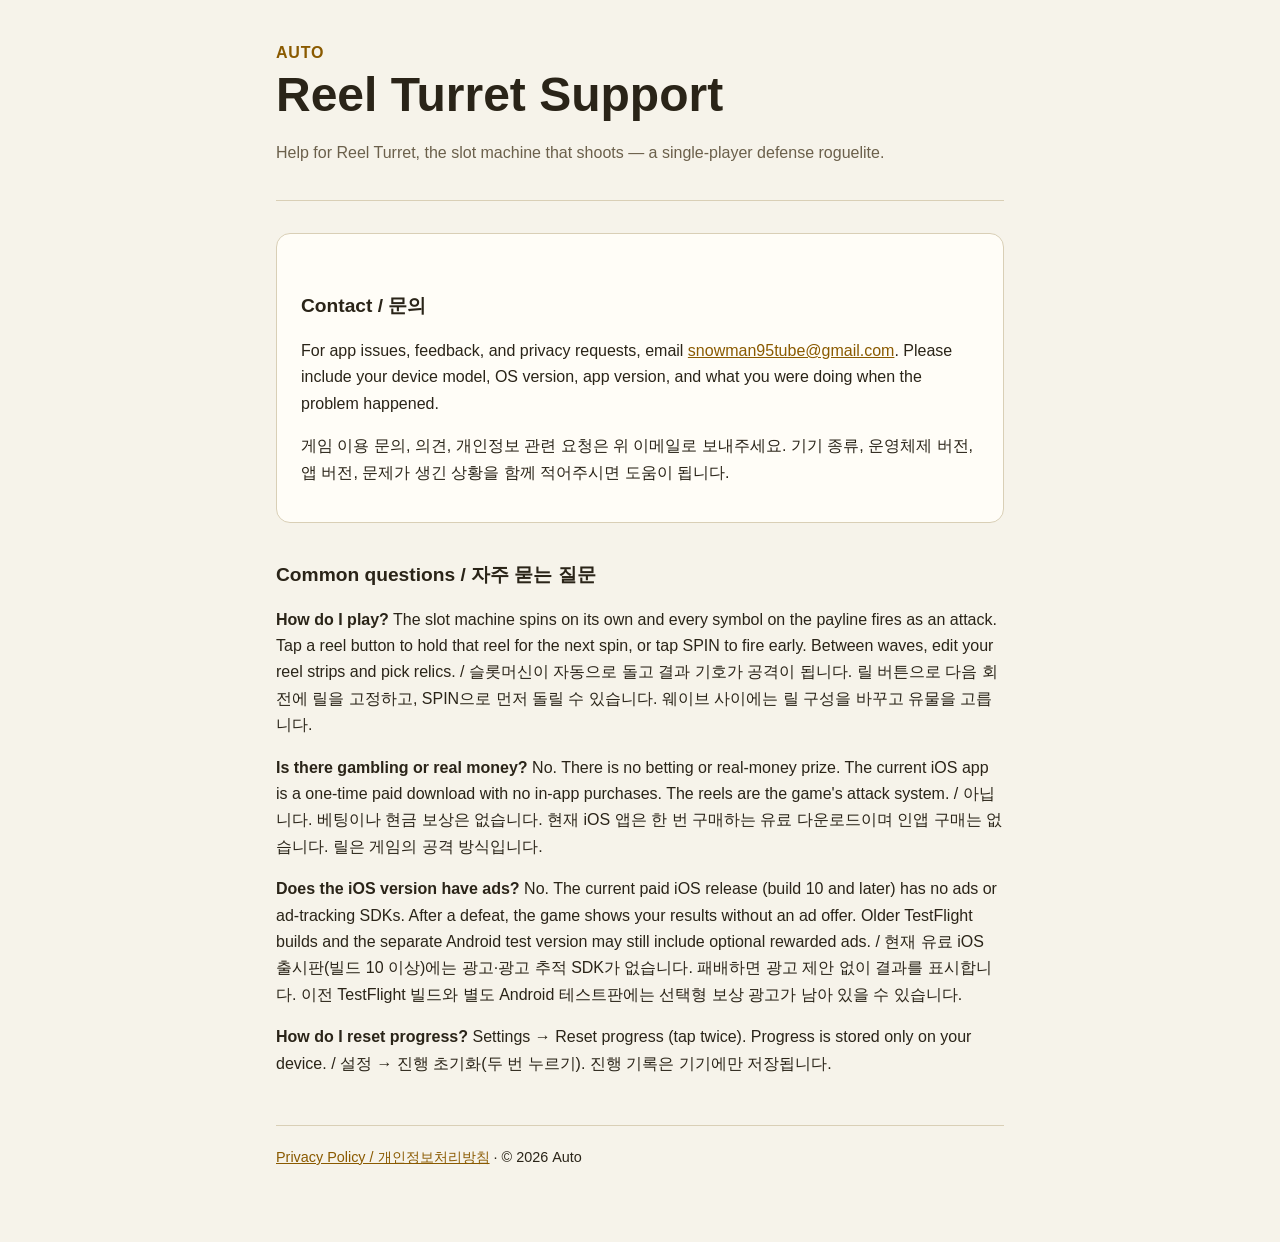
<file: index.html>
<!doctype html>
<html lang="en">
<head>
  <meta charset="utf-8">
  <meta name="viewport" content="width=device-width, initial-scale=1">
  <title>Reel Turret Support · Auto</title>
  <meta name="description" content="Support and contact information for Reel Turret.">
  <link rel="stylesheet" href="style.css">
</head>
<body>
<main>
  <header><div class="brand">Auto</div><h1>Reel Turret Support</h1><p class="subtle">Help for Reel Turret, the slot machine that shoots — a single-player defense roguelite.</p></header>
  <section class="card">
    <h2>Contact / 문의</h2>
    <p>For app issues, feedback, and privacy requests, email <a href="mailto:snowman95tube@gmail.com">snowman95tube@gmail.com</a>. Please include your device model, OS version, app version, and what you were doing when the problem happened.</p>
    <p>게임 이용 문의, 의견, 개인정보 관련 요청은 위 이메일로 보내주세요. 기기 종류, 운영체제 버전, 앱 버전, 문제가 생긴 상황을 함께 적어주시면 도움이 됩니다.</p>
  </section>
  <h2>Common questions / 자주 묻는 질문</h2>
  <p><strong>How do I play?</strong> The slot machine spins on its own and every symbol on the payline fires as an attack. Tap a reel button to hold that reel for the next spin, or tap SPIN to fire early. Between waves, edit your reel strips and pick relics. / 슬롯머신이 자동으로 돌고 결과 기호가 공격이 됩니다. 릴 버튼으로 다음 회전에 릴을 고정하고, SPIN으로 먼저 돌릴 수 있습니다. 웨이브 사이에는 릴 구성을 바꾸고 유물을 고릅니다.</p>
  <p><strong>Is there gambling or real money?</strong> No. There is no betting or real-money prize. The current iOS app is a one-time paid download with no in-app purchases. The reels are the game's attack system. / 아닙니다. 베팅이나 현금 보상은 없습니다. 현재 iOS 앱은 한 번 구매하는 유료 다운로드이며 인앱 구매는 없습니다. 릴은 게임의 공격 방식입니다.</p>
  <p><strong>Does the iOS version have ads?</strong> No. The current paid iOS release (build 10 and later) has no ads or ad-tracking SDKs. After a defeat, the game shows your results without an ad offer. Older TestFlight builds and the separate Android test version may still include optional rewarded ads. / 현재 유료 iOS 출시판(빌드 10 이상)에는 광고·광고 추적 SDK가 없습니다. 패배하면 광고 제안 없이 결과를 표시합니다. 이전 TestFlight 빌드와 별도 Android 테스트판에는 선택형 보상 광고가 남아 있을 수 있습니다.</p>
  <p><strong>How do I reset progress?</strong> Settings → Reset progress (tap twice). Progress is stored only on your device. / 설정 → 진행 초기화(두 번 누르기). 진행 기록은 기기에만 저장됩니다.</p>
  <footer><a href="privacy.html">Privacy Policy / 개인정보처리방침</a> · © 2026 Auto</footer>
</main>
</body>
</html>
</file>
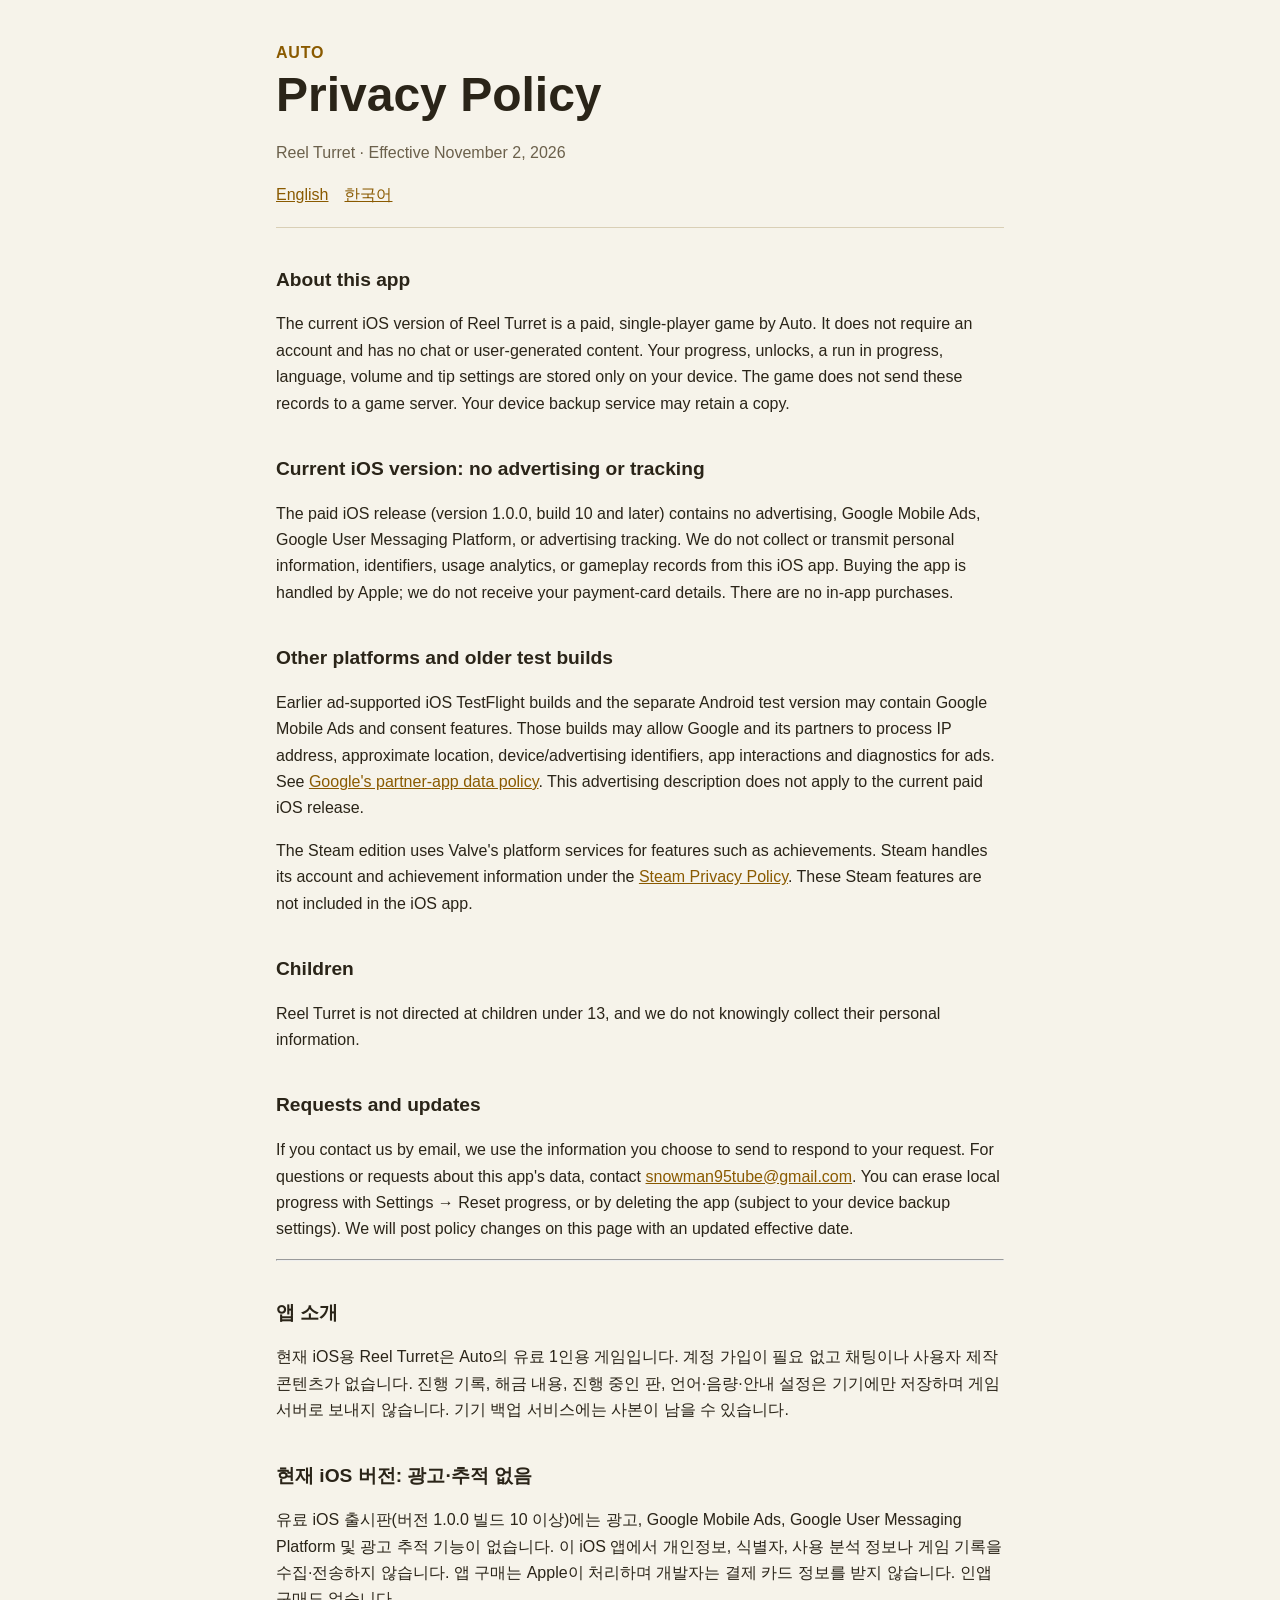
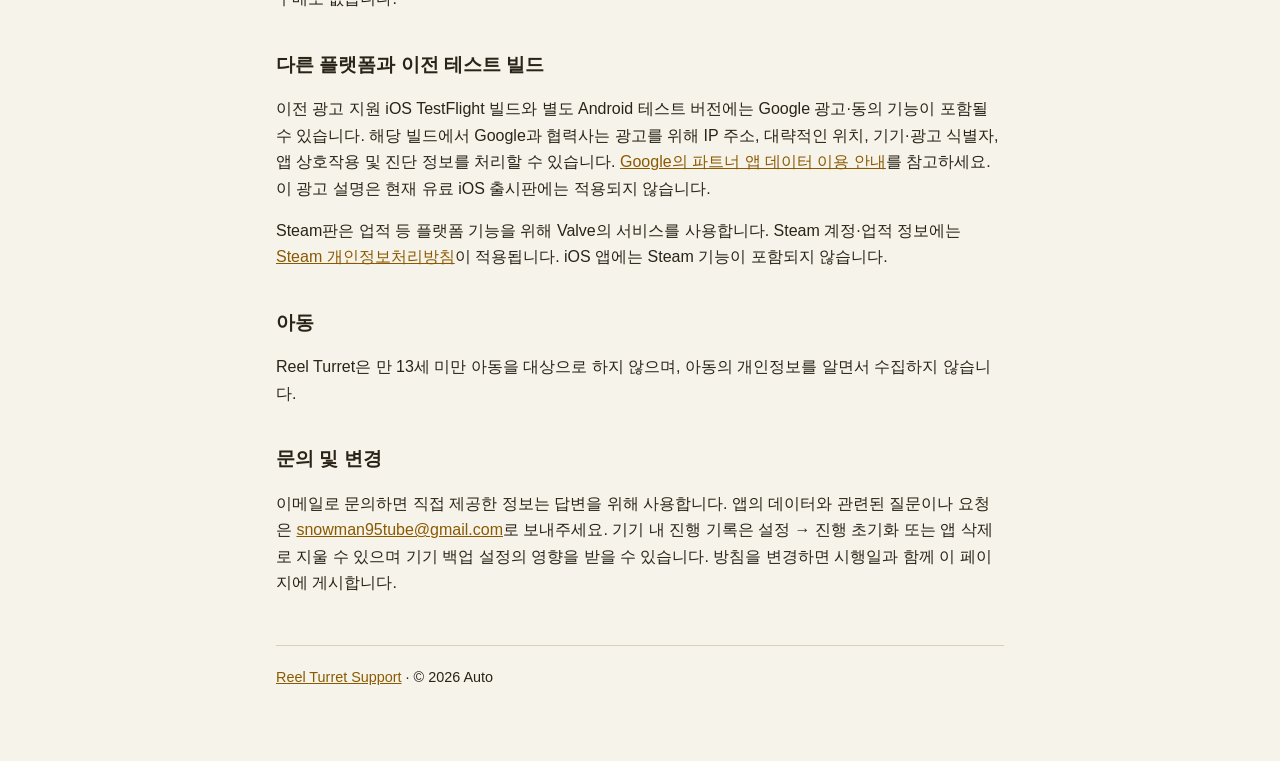
<file: privacy.html>
<!doctype html>
<html lang="en">
<head>
  <meta charset="utf-8">
  <meta name="viewport" content="width=device-width, initial-scale=1">
  <title>Reel Turret Privacy Policy · Auto</title>
  <meta name="description" content="Privacy policy for Reel Turret.">
  <link rel="stylesheet" href="style.css">
</head>
<body>
<main>
  <header><div class="brand">Auto</div><h1>Privacy Policy</h1><p class="subtle">Reel Turret · Effective November 2, 2026</p><nav class="lang"><a href="#english">English</a><a href="#korean">한국어</a></nav></header>
  <section id="english" lang="en">
    <h2>About this app</h2>
    <p>The current iOS version of Reel Turret is a paid, single-player game by Auto. It does not require an account and has no chat or user-generated content. Your progress, unlocks, a run in progress, language, volume and tip settings are stored only on your device. The game does not send these records to a game server. Your device backup service may retain a copy.</p>
    <h2>Current iOS version: no advertising or tracking</h2>
    <p>The paid iOS release (version 1.0.0, build 10 and later) contains no advertising, Google Mobile Ads, Google User Messaging Platform, or advertising tracking. We do not collect or transmit personal information, identifiers, usage analytics, or gameplay records from this iOS app. Buying the app is handled by Apple; we do not receive your payment-card details. There are no in-app purchases.</p>
    <h2>Other platforms and older test builds</h2>
    <p>Earlier ad-supported iOS TestFlight builds and the separate Android test version may contain Google Mobile Ads and consent features. Those builds may allow Google and its partners to process IP address, approximate location, device/advertising identifiers, app interactions and diagnostics for ads. See <a href="https://policies.google.com/technologies/partner-sites">Google's partner-app data policy</a>. This advertising description does not apply to the current paid iOS release.</p>
    <p>The Steam edition uses Valve's platform services for features such as achievements. Steam handles its account and achievement information under the <a href="https://store.steampowered.com/privacy_agreement/">Steam Privacy Policy</a>. These Steam features are not included in the iOS app.</p>
    <h2>Children</h2>
    <p>Reel Turret is not directed at children under 13, and we do not knowingly collect their personal information.</p>
    <h2>Requests and updates</h2>
    <p>If you contact us by email, we use the information you choose to send to respond to your request. For questions or requests about this app's data, contact <a href="mailto:snowman95tube@gmail.com">snowman95tube@gmail.com</a>. You can erase local progress with Settings → Reset progress, or by deleting the app (subject to your device backup settings). We will post policy changes on this page with an updated effective date.</p>
  </section>
  <hr>
  <section id="korean" lang="ko">
    <h2>앱 소개</h2>
    <p>현재 iOS용 Reel Turret은 Auto의 유료 1인용 게임입니다. 계정 가입이 필요 없고 채팅이나 사용자 제작 콘텐츠가 없습니다. 진행 기록, 해금 내용, 진행 중인 판, 언어·음량·안내 설정은 기기에만 저장하며 게임 서버로 보내지 않습니다. 기기 백업 서비스에는 사본이 남을 수 있습니다.</p>
    <h2>현재 iOS 버전: 광고·추적 없음</h2>
    <p>유료 iOS 출시판(버전 1.0.0 빌드 10 이상)에는 광고, Google Mobile Ads, Google User Messaging Platform 및 광고 추적 기능이 없습니다. 이 iOS 앱에서 개인정보, 식별자, 사용 분석 정보나 게임 기록을 수집·전송하지 않습니다. 앱 구매는 Apple이 처리하며 개발자는 결제 카드 정보를 받지 않습니다. 인앱 구매도 없습니다.</p>
    <h2>다른 플랫폼과 이전 테스트 빌드</h2>
    <p>이전 광고 지원 iOS TestFlight 빌드와 별도 Android 테스트 버전에는 Google 광고·동의 기능이 포함될 수 있습니다. 해당 빌드에서 Google과 협력사는 광고를 위해 IP 주소, 대략적인 위치, 기기·광고 식별자, 앱 상호작용 및 진단 정보를 처리할 수 있습니다. <a href="https://policies.google.com/technologies/partner-sites">Google의 파트너 앱 데이터 이용 안내</a>를 참고하세요. 이 광고 설명은 현재 유료 iOS 출시판에는 적용되지 않습니다.</p>
    <p>Steam판은 업적 등 플랫폼 기능을 위해 Valve의 서비스를 사용합니다. Steam 계정·업적 정보에는 <a href="https://store.steampowered.com/privacy_agreement/">Steam 개인정보처리방침</a>이 적용됩니다. iOS 앱에는 Steam 기능이 포함되지 않습니다.</p>
    <h2>아동</h2>
    <p>Reel Turret은 만 13세 미만 아동을 대상으로 하지 않으며, 아동의 개인정보를 알면서 수집하지 않습니다.</p>
    <h2>문의 및 변경</h2>
    <p>이메일로 문의하면 직접 제공한 정보는 답변을 위해 사용합니다. 앱의 데이터와 관련된 질문이나 요청은 <a href="mailto:snowman95tube@gmail.com">snowman95tube@gmail.com</a>로 보내주세요. 기기 내 진행 기록은 설정 → 진행 초기화 또는 앱 삭제로 지울 수 있으며 기기 백업 설정의 영향을 받을 수 있습니다. 방침을 변경하면 시행일과 함께 이 페이지에 게시합니다.</p>
  </section>
  <footer><a href="index.html">Reel Turret Support</a> · © 2026 Auto</footer>
</main>
</body>
</html>
</file>
<file: style.css>
:root { color-scheme: light dark; font-family: -apple-system, BlinkMacSystemFont, "Segoe UI", sans-serif; --bg: #f6f3ea; --ink: #2a2418; --muted: #6b604b; --line: #d9cfb6; --card: #fffdf7; --accent: #8a5a00; }
@media (prefers-color-scheme: dark) { :root { --bg: #16211b; --ink: #efe6cf; --muted: #b8ab8a; --line: #34463a; --card: #1d2b23; --accent: #e3b44f; } }
* { box-sizing: border-box; }
body { margin: 0; line-height: 1.65; background: var(--bg); color: var(--ink); }
main { max-width: 760px; margin: 0 auto; padding: 40px 16px 72px; }
header { border-bottom: 1px solid var(--line); padding-bottom: 18px; margin-bottom: 32px; }
h1 { margin: 0 0 8px; line-height: 1.2; font-size: clamp(2rem, 6vw, 3rem); }
h2 { margin-top: 36px; font-size: 1.2rem; }
a { color: var(--accent); }
.brand { color: var(--accent); font-weight: 700; letter-spacing: .05em; text-transform: uppercase; }
.subtle { color: var(--muted); }
.card { background: var(--card); border: 1px solid var(--line); border-radius: 14px; padding: 20px 24px; margin: 24px 0; }
.lang { display: flex; gap: 16px; flex-wrap: wrap; }
footer { border-top: 1px solid var(--line); margin-top: 48px; padding-top: 20px; font-size: .9rem; }
</file>
